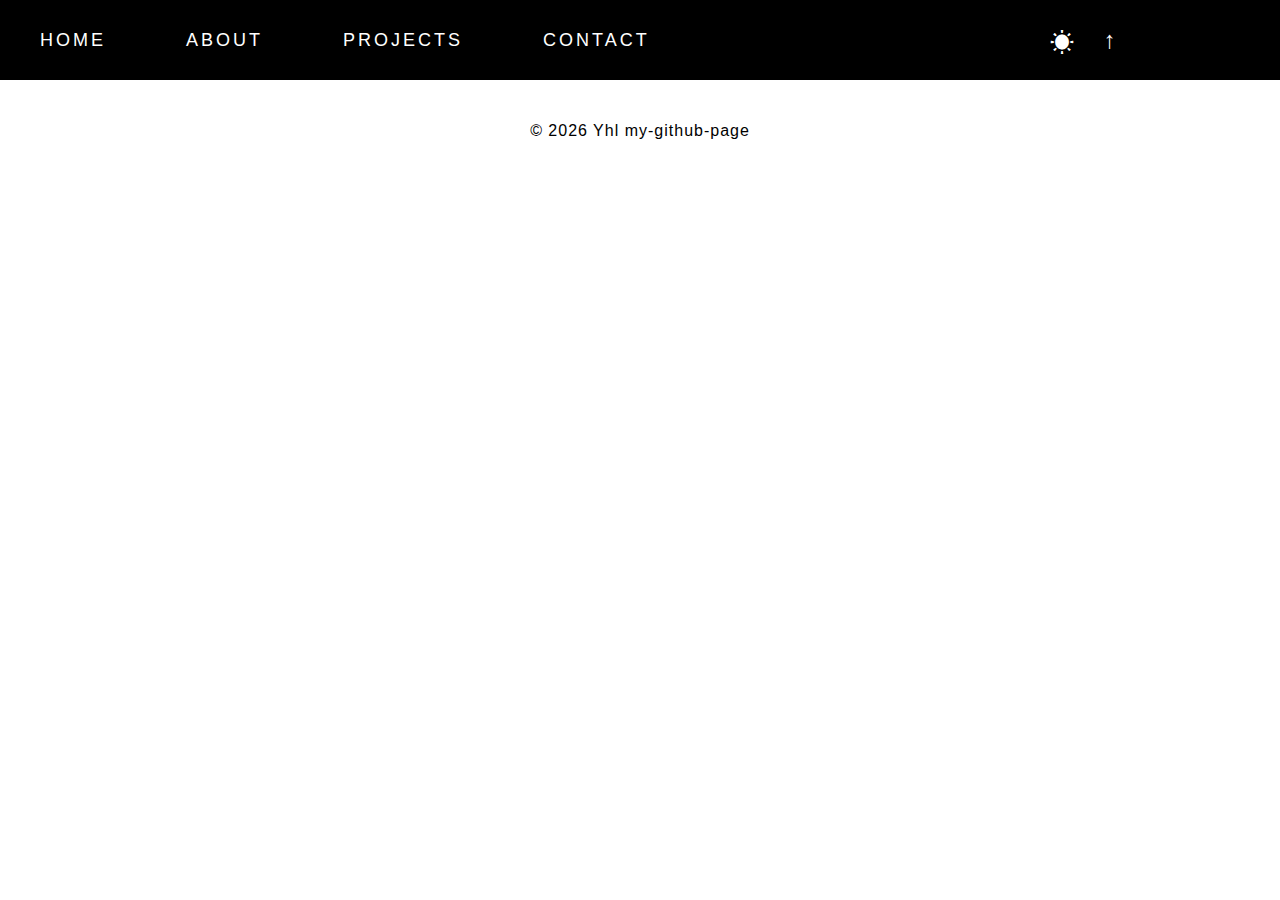
<file: index.html>
<!doctype html>
<html lang="zh-CN">
  <head>
    <meta charset="UTF-8" />
    <link rel="icon" type="image/svg+xml" href="/vite.svg" />
    <meta name="viewport" content="width=device-width, initial-scale=1.0" />
    <title>my-github-page</title>
    <script type="module" crossorigin src="/assets/index-DmXS8ceG.js"></script>
    <link rel="stylesheet" crossorigin href="/assets/index-lvUp6hus.css">
  </head>
  <body>
    <div id="root"></div>
  </body>
</html>
</file>
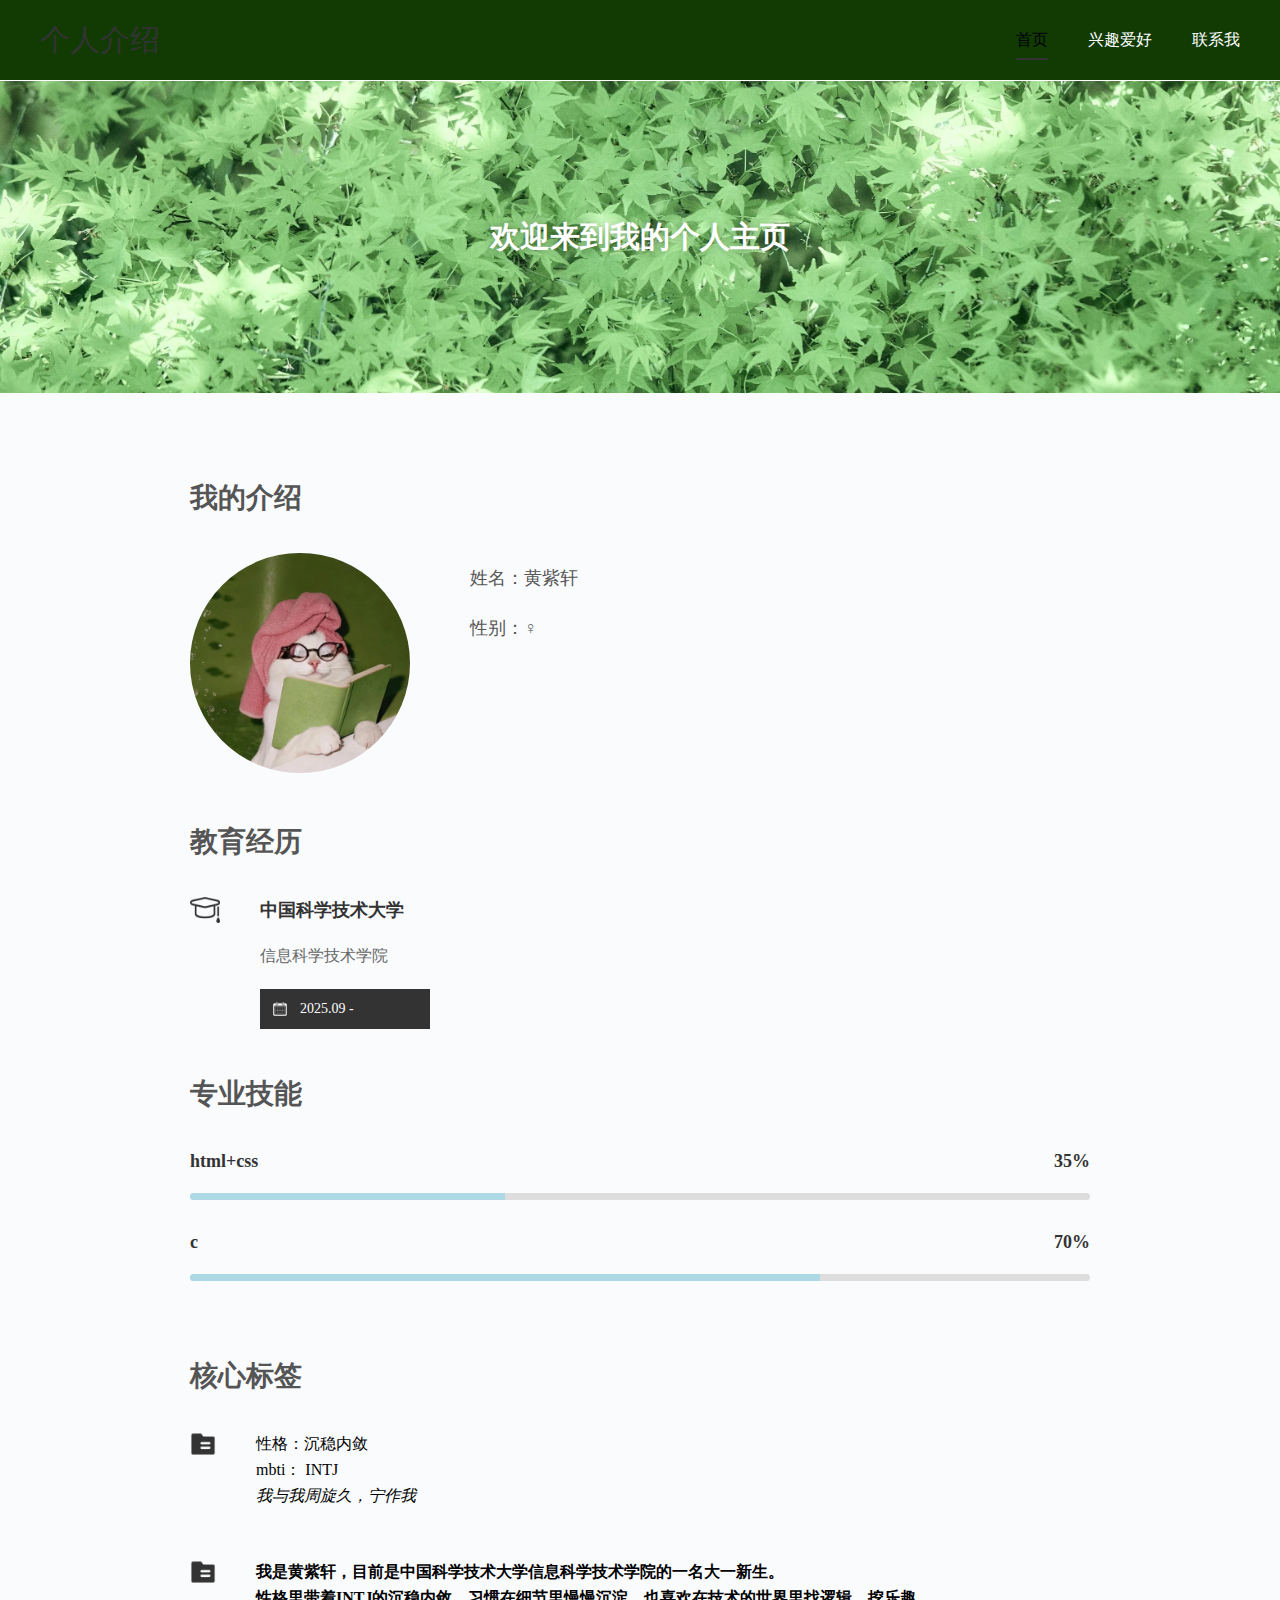
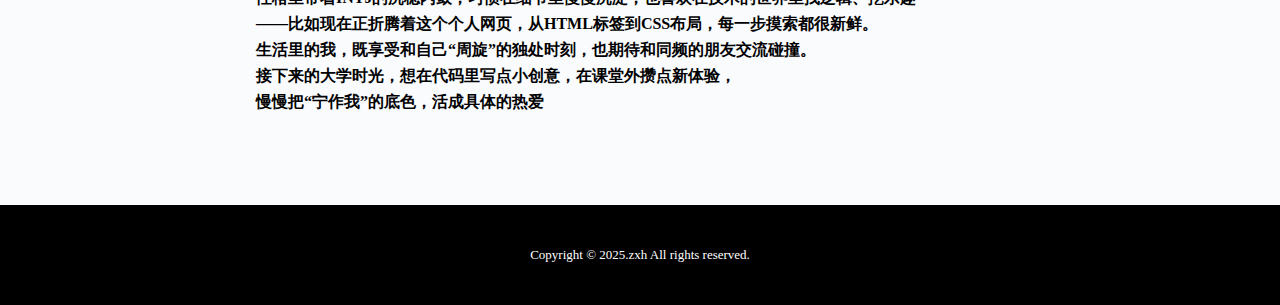
<file: members/HuangZixuan-P25061277/web-page/黄紫轩个人首页/index.html>
<!doctype html>
<html lang="en">

<head>
    <meta charset="UTF-8">
   <meta name="viewport" content="width=device-width, initial-scale=1.0">
    <title>个人介绍</title>
    <link rel="stylesheet" href="./css/index.css" />
</head>

<body>
    <!--导航-->
    <header class="header">
        <div class="nav-box">
            <span>个人介绍</span>
            <ul class="nav">
                <li><a href="/" class="on">首页</a></li>
                <li><a href="hobbies.html">兴趣爱好</a></li>
                <li><a href="concat.html">联系我</a></li>
            </ul>
        </div>
    </header>
    <!--导航end-->
    <!--banner-->
    <div class="banner">
        欢迎来到我的个人主页
    </div>
    <!--banner end-->
    <!--个人介绍-->
    <div class="introduce">
        <!--自我介绍-->
        <div class="introduce-tit">
            我的介绍
        </div>
        <div class="introduce-main">
            <div class="l">
                <img src="./img/pic.webp" width="220" />
            </div>
            <div class="r">
                <p>姓名：黄紫轩</p>
                <p>性别：♀</p>
            </div>
        </div>
        <!--自我介绍end-->
        <!--教育经历-->
        <div class="introduce-tit">
            教育经历
        </div>
        <div class="edu-box">
            <img src="./img/hat.png" width="30" height="26" />
            <div class="r-box">
                <p class="tit">中国科学技术大学</p>
                <p class="small">信息科学技术学院</p>
                <div class="time">
                    <span class="icon"></span>
                    2025.09 - 
                </div>
            </div>
        </div>
        <!--教育经历 end-->
        
        <!--专业技能-->
        <div class="introduce-tit">
            专业技能
        </div>
        <div class="skill-box">
            <div class="skill">
                <p class="tit">
                    <span>html+css</span>
                    <span>35%</span>
                </p>
                <div class="progress">
                    <div class="progress-in" style="width:35%"></div>
                </div>
            </div>
            <div class="skill">
                <p class="tit">
                    <span>c</span>
                    <span>70%</span>
                </p>
                <div class="progress">
                    <div class="progress-in" style="width
                    :70%"></div>
                </div>
            </div>
            
        </div>
        <!--专业技能end-->

        <!--核心标签-->
        <div class="introduce-tit">
            核心标签
        </div>
        <div class="work-box">
            <div class="work">
                <img src="./img/project.png" width="26" height="26" />
                <div class="r-box">
                    <p class="small"><p>性格：沉稳内敛</p>
                    <p>mbti： INTJ</p>
                    <p><em>我与我周旋久，宁作我</em></p>
                   
                </div>
            </div>
        </div>
        <div class="work-box">
            <div class="work">
                <img src="./img/project.png" width="26" height="26" />
                <div class="r-box">
                    <p class="small"><p><strong>我是黄紫轩，目前是中国科学技术大学信息科学技术学院的一名大一新生。<br>
                性格里带着INTJ的沉稳内敛，习惯在细节里慢慢沉淀，也喜欢在技术的世界里找逻辑、挖乐趣<br>
                ——比如现在正折腾着这个个人网页，从HTML标签到CSS布局，每一步摸索都很新鲜。<br>
                生活里的我，既享受和自己“周旋”的独处时刻，也期待和同频的朋友交流碰撞。<br>
                接下来的大学时光，想在代码里写点小创意，在课堂外攒点新体验，<br>
                慢慢把“宁作我”的底色，活成具体的热爱</strong></p>
                   
                </div>
            </div>
        </div>
        <!--核心标签end-->

    </div>
    <!--个人介绍end-->

    <div class="foot-box">
        Copyright © 2025.zxh All rights reserved.
    </div>
</body>

</html>
</file>
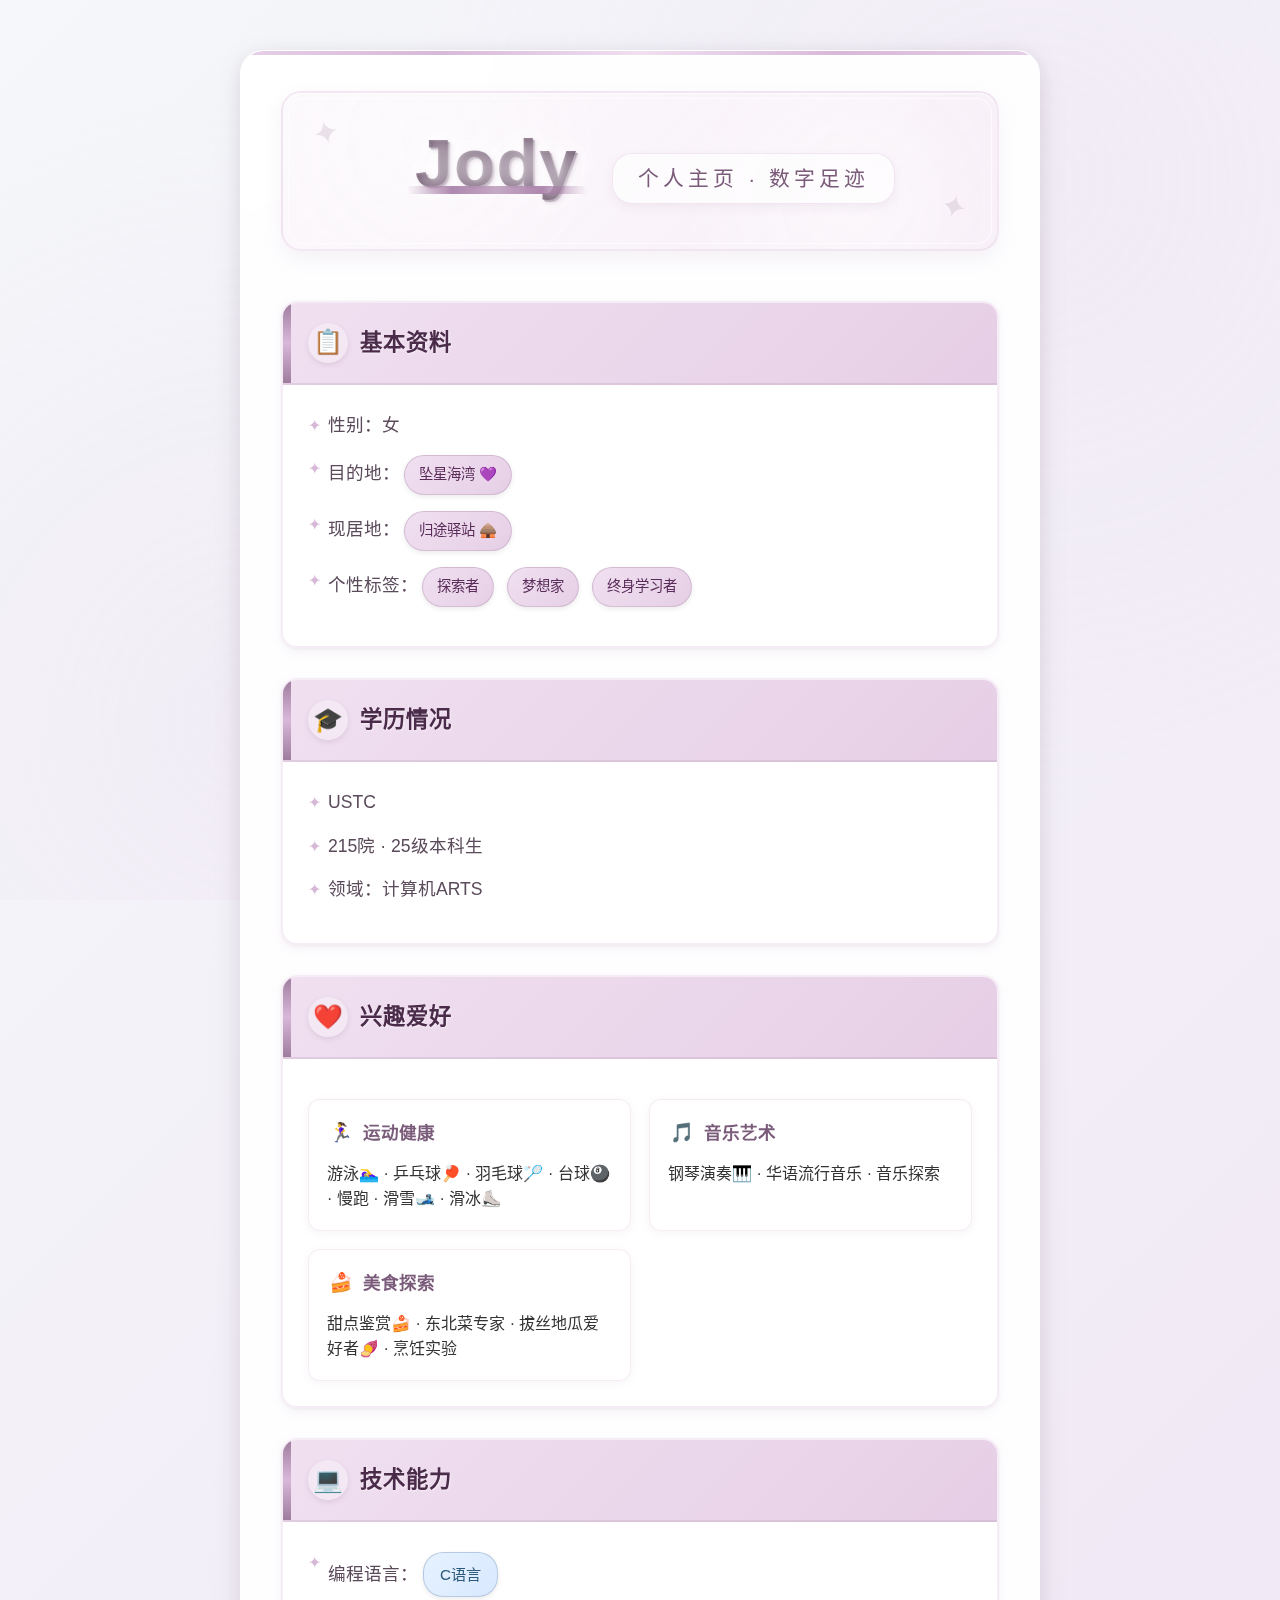
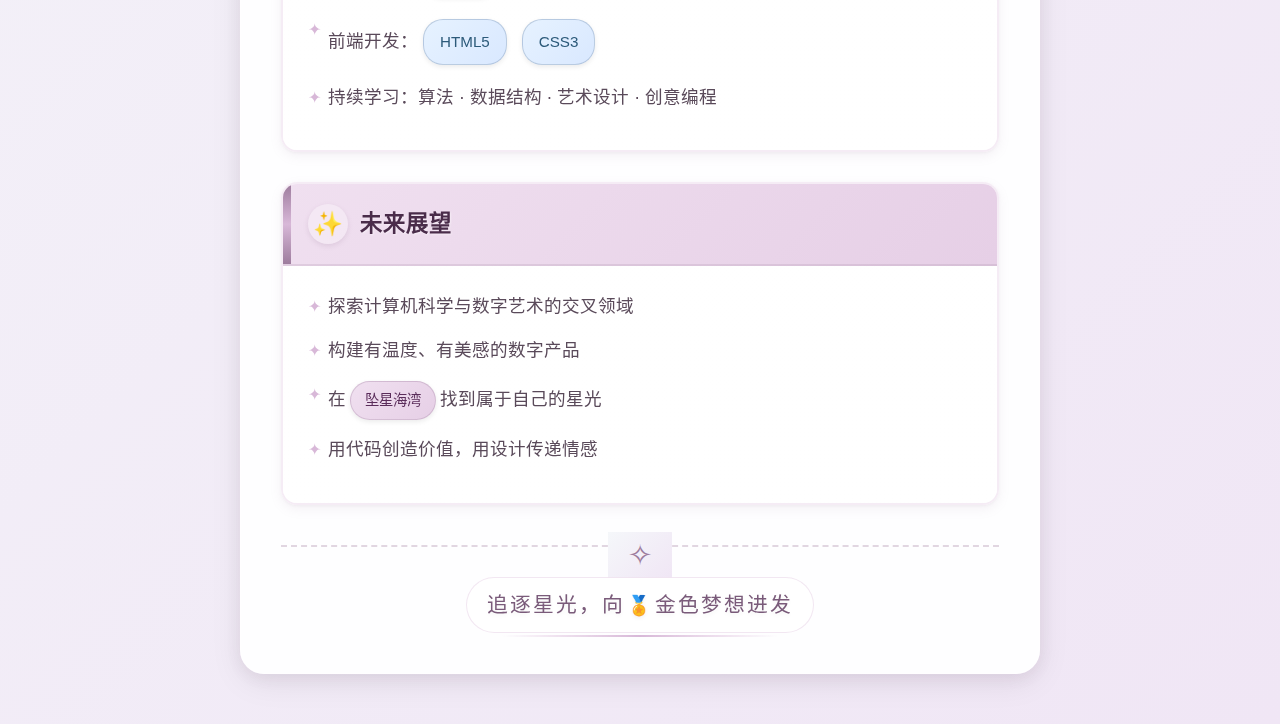
<file: resume(final).html>
<!DOCTYPE html>
<html lang="zh-CN">
<head>
    <meta charset="UTF-8">
    <meta name="viewport" content="width=device-width, initial-scale=1.0">
    <title>梁九畦 | 个人主页</title>
    <style>
        /* 全局样式重置与基础设置 */
        * {
            margin: 0;
            padding: 0;
            box-sizing: border-box;
        }

        body {
            background: linear-gradient(135deg, #f5f7fa 0%, #f0e6f5 100%);
            color: #333;
            line-height: 1.6;
            font-family: 'Segoe UI', 'Microsoft YaHei', 'PingFang SC', sans-serif;
            min-height: 100vh;
            padding: 20px;
            position: relative;
        }

        /* 添加一些装饰性背景元素 */
        body::before {
            content: "";
            position: fixed;
            top: 0;
            left: 0;
            width: 100%;
            height: 100%;
            background-image: 
                radial-gradient(circle at 20% 80%, rgba(230, 207, 230, 0.15) 0%, transparent 50%),
                radial-gradient(circle at 80% 20%, rgba(230, 207, 230, 0.15) 0%, transparent 50%);
            z-index: -1;
        }

        /* 主容器样式 */
        .container {
            max-width: 800px;
            margin: 30px auto;
            background-color: rgba(255, 255, 255, 0.92);
            backdrop-filter: blur(10px);
            padding: 40px;
            border-radius: 24px;
            box-shadow: 
                0 8px 32px rgba(0, 0, 0, 0.08),
                0 4px 16px rgba(157, 124, 157, 0.12),
                inset 0 1px 0 rgba(255, 255, 255, 0.6);
            border: 1px solid rgba(255, 255, 255, 0.3);
            position: relative;
            overflow: hidden;
        }

        /* 容器装饰边框 */
        .container::before {
            content: "";
            position: absolute;
            top: 0;
            left: 0;
            right: 0;
            height: 4px;
            background: linear-gradient(90deg, 
                #e6cfe6 0%, 
                #d8b8d8 25%, 
                #f0e0f0 50%, 
                #d8b8d8 75%, 
                #e6cfe6 100%);
        }

        /* 主标题样式 - 重新设计为更圆润饱满 */
        .header {
            text-align: center;
            margin-bottom: 50px;
            position: relative;
            padding: 30px 0;
            background: linear-gradient(135deg, rgba(240, 224, 240, 0.2), rgba(230, 207, 230, 0.3));
            border-radius: 20px;
            border: 2px solid rgba(230, 207, 230, 0.4);
            box-shadow: 
                0 8px 20px rgba(157, 124, 157, 0.1),
                inset 0 1px 1px rgba(255, 255, 255, 0.8);
            overflow: hidden;
        }

        /* 标题装饰背景 */
        .header::before {
            content: "";
            position: absolute;
            top: 0;
            left: 0;
            right: 0;
            bottom: 0;
            background-image: 
                radial-gradient(circle at 20% 30%, rgba(255, 255, 255, 0.4) 0%, transparent 30%),
                radial-gradient(circle at 80% 70%, rgba(255, 255, 255, 0.4) 0%, transparent 30%);
            z-index: 0;
        }

        /* 标题装饰边框效果 */
        .header::after {
            content: "";
            position: absolute;
            top: 5px;
            left: 5px;
            right: 5px;
            bottom: 5px;
            border: 1px solid rgba(255, 255, 255, 0.7);
            border-radius: 15px;
            pointer-events: none;
        }

        h1 {
            /* 修改：使用更深的颜色 */
            color: #3a1c3a; /* 从 #4a2c4a 调整为更深的 #3a1c3a */
            font-size: 4.2rem;
            font-weight: 700;
            letter-spacing: 1.5px;
            margin-bottom: 15px;
            position: relative;
            display: inline-block;
            text-shadow: 
                2px 2px 4px rgba(157, 124, 157, 0.2),
                0 0 20px rgba(255, 255, 255, 0.8),
                0 0 30px rgba(255, 255, 255, 0.6),
                1px 1px 0 rgba(0, 0, 0, 0.1); /* 添加轻微黑色阴影增强可读性 */
            padding: 0 30px;
            z-index: 1;
            background: linear-gradient(135deg, 
                rgba(90, 60, 90, 0.9) 0%, /* 从浅紫色调整为深紫色 */
                rgba(70, 40, 70, 0.9) 100%); /* 更深的紫色渐变 */
            -webkit-background-clip: text;
            background-clip: text;
            color: transparent;
            position: relative;
            line-height: 1.2;
            font-family: 'Arial Rounded MT Bold', 'Segoe UI', sans-serif;
        }

        /* 标题文字装饰效果 - 调整为更深的阴影 */
        h1::before {
            content: "Jody";
            position: absolute;
            top: 0;
            left: 0;
            right: 0;
            background: linear-gradient(135deg, #2a0c2a, #4a2c4a); /* 调整为更深的渐变 */
            -webkit-background-clip: text;
            background-clip: text;
            color: transparent;
            z-index: -1;
            transform: translate(2px, 2px);
            opacity: 0.5; /* 增加阴影的不透明度 */
        }

        h1::after {
            content: "";
            position: absolute;
            bottom: 10px;
            left: 50%;
            transform: translateX(-50%);
            width: 180px;
            height: 8px;
            background: linear-gradient(90deg, 
                transparent, 
                rgba(166, 124, 166, 0.9), /* 调整为更深的紫色 */
                rgba(190, 160, 190, 0.9), /* 调整为中等紫色 */
                rgba(166, 124, 166, 0.9), /* 调整为更深的紫色 */
                transparent);
            border-radius: 4px;
            z-index: 1;
        }

        .subtitle {
            color: #7a5b7a;
            font-size: 1.3rem;
            font-weight: 400;
            letter-spacing: 4px;
            text-transform: uppercase;
            position: relative;
            z-index: 1;
            padding: 0 20px;
            background: rgba(255, 255, 255, 0.7);
            display: inline-block;
            border-radius: 20px;
            padding: 8px 25px;
            margin-top: 10px;
            box-shadow: 0 4px 10px rgba(157, 124, 157, 0.1);
            border: 1px solid rgba(230, 207, 230, 0.5);
        }

        /* 标题装饰元素 */
        .title-decoration {
            position: absolute;
            z-index: 0;
            font-size: 2rem;
            color: rgba(157, 124, 157, 0.2);
        }

        .decoration-left {
            top: 15px;
            left: 30px;
            transform: rotate(-15deg);
        }

        .decoration-right {
            bottom: 15px;
            right: 30px;
            transform: rotate(15deg);
        }

        /* 板块样式 - 增强边框区分度 */
        .section {
            margin-bottom: 30px;
            border-radius: 16px;
            overflow: hidden;
            transition: transform 0.3s ease, box-shadow 0.3s ease;
            position: relative;
            border: 2px solid rgba(230, 207, 230, 0.4);
            box-shadow: 
                0 4px 12px rgba(157, 124, 157, 0.1),
                0 1px 3px rgba(157, 124, 157, 0.08);
            background-color: rgba(255, 255, 255, 0.95);
        }

        .section:hover {
            transform: translateY(-4px);
            box-shadow: 
                0 8px 25px rgba(157, 124, 157, 0.15),
                0 4px 12px rgba(157, 124, 157, 0.1);
            border-color: rgba(157, 124, 157, 0.6);
        }

        /* 板块标题 - 增强视觉区分 */
        .section-header {
            background: linear-gradient(135deg, #f0e0f0 0%, #e6cfe6 100%);
            padding: 20px 25px;
            position: relative;
            display: flex;
            align-items: center;
            gap: 12px;
            border-bottom: 2px solid rgba(157, 124, 157, 0.2);
        }

        .section-header::before {
            content: "";
            position: absolute;
            top: 0;
            left: 0;
            width: 8px;
            height: 100%;
            background: linear-gradient(to bottom, #9d7c9d, #d8b8d8, #9d7c9d);
        }

        .section-icon {
            font-size: 1.5rem;
            color: #7a5b7a;
            background: rgba(255, 255, 255, 0.3);
            padding: 8px;
            border-radius: 50%;
            width: 40px;
            height: 40px;
            display: flex;
            align-items: center;
            justify-content: center;
            box-shadow: 0 2px 5px rgba(157, 124, 157, 0.2);
        }

        .section h2 {
            color: #4a2c4a;
            font-size: 1.4rem;
            font-weight: 600;
            margin: 0;
            letter-spacing: 1px;
            text-shadow: 1px 1px 2px rgba(255, 255, 255, 0.5);
        }

        /* 内容区域 */
        .section-content {
            padding: 25px;
            background: linear-gradient(to bottom, rgba(255, 255, 255, 0.9), rgba(255, 255, 255, 0.95));
        }

        .content {
            font-size: 1.1rem;
            color: #5a4a5a;
            line-height: 1.8;
        }

        .content p {
            margin-bottom: 12px;
            position: relative;
            padding-left: 20px;
        }

        .content p::before {
            content: "✦";
            position: absolute;
            left: 0;
            color: #d8b8d8;
            font-size: 1rem;
            top: 2px;
        }

        /* 特殊标记样式 */
        .tag {
            display: inline-block;
            background: linear-gradient(135deg, #f0e0f0, #e6cfe6);
            color: #5a2c5a;
            padding: 6px 14px;
            border-radius: 20px;
            font-size: 0.9rem;
            font-weight: 500;
            margin: 2px 4px;
            border: 1px solid rgba(157, 124, 157, 0.3);
            box-shadow: 0 2px 5px rgba(0, 0, 0, 0.08);
            transition: all 0.2s ease;
        }

        .tag:hover {
            transform: translateY(-2px);
            box-shadow: 0 4px 8px rgba(157, 124, 157, 0.15);
        }

        /* 技能标签样式 */
        .skill-tag {
            display: inline-block;
            background: linear-gradient(135deg, #e6f2ff, #d9e8ff);
            color: #2c5a7a;
            padding: 8px 16px;
            border-radius: 20px;
            font-size: 0.95rem;
            font-weight: 500;
            margin: 5px;
            border: 1px solid rgba(92, 124, 157, 0.3);
            box-shadow: 0 2px 5px rgba(0, 0, 0, 0.08);
            transition: all 0.3s ease;
        }

        .skill-tag:hover {
            transform: translateY(-3px);
            box-shadow: 0 6px 12px rgba(92, 124, 157, 0.2);
        }

        /* 兴趣爱好网格 */
        .hobby-grid {
            display: grid;
            grid-template-columns: repeat(auto-fit, minmax(250px, 1fr));
            gap: 18px;
            margin-top: 15px;
        }

        .hobby-category {
            background: rgba(255, 255, 255, 0.9);
            padding: 18px;
            border-radius: 12px;
            border: 1px solid rgba(230, 207, 230, 0.4);
            box-shadow: 0 2px 8px rgba(157, 124, 157, 0.08);
            transition: all 0.3s ease;
        }

        .hobby-category:hover {
            transform: translateY(-3px);
            box-shadow: 0 5px 15px rgba(157, 124, 157, 0.12);
            border-color: rgba(157, 124, 157, 0.5);
        }

        .hobby-category h3 {
            color: #7a5b7a;
            font-size: 1.1rem;
            margin-bottom: 12px;
            font-weight: 600;
            display: flex;
            align-items: center;
            gap: 8px;
        }

        /* 底部激励语 */
        .footer {
            text-align: center;
            margin-top: 40px;
            padding-top: 30px;
            border-top: 2px dashed rgba(157, 124, 157, 0.3);
            position: relative;
        }

        .footer::before {
            content: "✧";
            position: absolute;
            top: -15px;
            left: 50%;
            transform: translateX(-50%);
            background: linear-gradient(135deg, #f5f7fa 0%, #f0e6f5 100%);
            padding: 0 20px;
            color: #9d7c9d;
            font-size: 1.8rem;
        }

        .footer p {
            color: #7a5b7a;
            font-size: 1.3rem;
            font-weight: 500;
            letter-spacing: 2px;
            text-shadow: 0 2px 4px rgba(0, 0, 0, 0.05);
            position: relative;
            display: inline-block;
            padding: 10px 20px;
            border-radius: 30px;
            background: rgba(255, 255, 255, 0.7);
            border: 1px solid rgba(230, 207, 230, 0.5);
        }

        .footer p::after {
            content: "";
            position: absolute;
            bottom: -5px;
            left: 10%;
            width: 80%;
            height: 2px;
            background: linear-gradient(90deg, transparent, #d8b8d8, transparent);
        }

        /* 装饰性emoji */
        .emoji {
            font-size: 1.2rem;
            margin: 0 2px;
            animation: float 3s ease-in-out infinite;
        }

        @keyframes float {
            0%, 100% { transform: translateY(0); }
            50% { transform: translateY(-5px); }
        }

        /* 为每个section添加序号标记 */
        .section-counter {
            position: absolute;
            top: 15px;
            right: 20px;
            background: rgba(157, 124, 157, 0.1);
            color: #7a5b7a;
            width: 30px;
            height: 30px;
            border-radius: 50%;
            display: flex;
            align-items: center;
            justify-content: center;
            font-size: 0.9rem;
            font-weight: 600;
            border: 1px solid rgba(157, 124, 157, 0.3);
        }

        /* 响应式适配 */
        @media (max-width: 768px) {
            .container {
                max-width: 95%;
                padding: 25px;
                margin: 15px auto;
            }
            
            h1 {
                font-size: 3.2rem;
                padding: 0 15px;
            }
            
            h1::after {
                width: 140px;
            }
            
            .subtitle {
                font-size: 1.1rem;
                letter-spacing: 3px;
                padding: 6px 15px;
            }
            
            .header {
                padding: 20px 0;
                margin-bottom: 35px;
            }
            
            .decoration-left, .decoration-right {
                display: none;
            }
            
            .section-header {
                padding: 15px 20px;
            }
            
            .section-content {
                padding: 20px;
            }
            
            .hobby-grid {
                grid-template-columns: 1fr;
            }
            
            .footer p {
                font-size: 1.1rem;
            }
            
            .section-counter {
                top: 10px;
                right: 15px;
                width: 25px;
                height: 25px;
                font-size: 0.8rem;
            }
        }

        @media (max-width: 480px) {
            body {
                padding: 10px;
            }
            
            .container {
                padding: 20px;
            }
            
            h1 {
                font-size: 2.5rem;
                padding: 0 10px;
            }
            
            h1::after {
                width: 120px;
                height: 6px;
                bottom: 8px;
            }
            
            .subtitle {
                font-size: 1rem;
                letter-spacing: 2px;
                padding: 5px 12px;
            }
            
            .header {
                padding: 15px 0;
                margin-bottom: 30px;
            }
            
            .section h2 {
                font-size: 1.2rem;
            }
            
            .content {
                font-size: 1rem;
            }
            
            .hobby-category {
                padding: 15px;
            }
            
            .section-counter {
                display: none;
            }
        }
    </style>
</head>
<body>
    <div class="container">
        <!-- 标题区域 - 重新设计 -->
        <div class="header">
            <!-- 装饰元素 -->
            <div class="title-decoration decoration-left">✦</div>
            <div class="title-decoration decoration-right">✦</div>
            
            <h1>Jody</h1>
            <div class="subtitle">个人主页 · 数字足迹</div>
        </div>

        <!-- 基本资料 -->
        <div class="section">
            <div class="section-counter">01</div>
            <div class="section-header">
                <div class="section-icon">📋</div>
                <h2>基本资料</h2>
            </div>
            <div class="section-content">
                <div class="content">
                    <p>性别：女</p>
                    <p>目的地：<span class="tag">坠星海湾 💜</span></p>
                    <p>现居地：<span class="tag">归途驿站 🛖</span></p>
                    <p>个性标签：<span class="tag">探索者</span> <span class="tag">梦想家</span> <span class="tag">终身学习者</span></p>
                </div>
            </div>
        </div>

        <!-- 学历情况 -->
        <div class="section">
            <div class="section-counter">02</div>
            <div class="section-header">
                <div class="section-icon">🎓</div>
                <h2>学历情况</h2>
            </div>
            <div class="section-content">
                <div class="content">
                    <p>USTC</p>
                    <p>215院 · 25级本科生</p>
                    <p>领域：计算机ARTS</p>
                </div>
            </div>
        </div>

        <!-- 兴趣爱好 -->
        <div class="section">
            <div class="section-counter">03</div>
            <div class="section-header">
                <div class="section-icon">❤️</div>
                <h2>兴趣爱好</h2>
            </div>
            <div class="section-content">
                <div class="hobby-grid">
                    <div class="hobby-category">
                        <h3><span class="emoji">🏃‍♀️</span> 运动健康</h3>
                        <p>游泳🏊‍♀️ · 乒乓球🏓 · 羽毛球🏸 · 台球🎱 · 慢跑 · 滑雪🎿 · 滑冰⛸️</p>
                    </div>
                    <div class="hobby-category">
                        <h3><span class="emoji">🎵</span> 音乐艺术</h3>
                        <p>钢琴演奏🎹 · 华语流行音乐 · 音乐探索</p>
                    </div>
                    <div class="hobby-category">
                        <h3><span class="emoji">🍰</span> 美食探索</h3>
                        <p>甜点鉴赏🍰 · 东北菜专家 · 拔丝地瓜爱好者🍠 · 烹饪实验</p>
                    </div>
                </div>
            </div>
        </div>

        <!-- 技术能力 -->
        <div class="section">
            <div class="section-counter">04</div>
            <div class="section-header">
                <div class="section-icon">💻</div>
                <h2>技术能力</h2>
            </div>
            <div class="section-content">
                <div class="content">
                    <p>编程语言：<span class="skill-tag">C语言</span></p>
                    <p>前端开发：<span class="skill-tag">HTML5</span> <span class="skill-tag">CSS3</span></p>
                    <p>持续学习：算法 · 数据结构 · 艺术设计 · 创意编程</p>
                </div>
            </div>
        </div>

        <!-- 未来展望 -->
        <div class="section">
            <div class="section-counter">05</div>
            <div class="section-header">
                <div class="section-icon">✨</div>
                <h2>未来展望</h2>
            </div>
            <div class="section-content">
                <div class="content">
                    <p>探索计算机科学与数字艺术的交叉领域</p>
                    <p>构建有温度、有美感的数字产品</p>
                    <p>在<span class="tag">坠星海湾</span>找到属于自己的星光</p>
                    <p>用代码创造价值，用设计传递情感</p>
                </div>
            </div>
        </div>

        <!-- 底部激励语 -->
        <div class="footer">
            <p>追逐星光，向<span class="emoji">🏅</span>金色梦想进发</p>
        </div>
    </div>
</body>
</html>
</file>
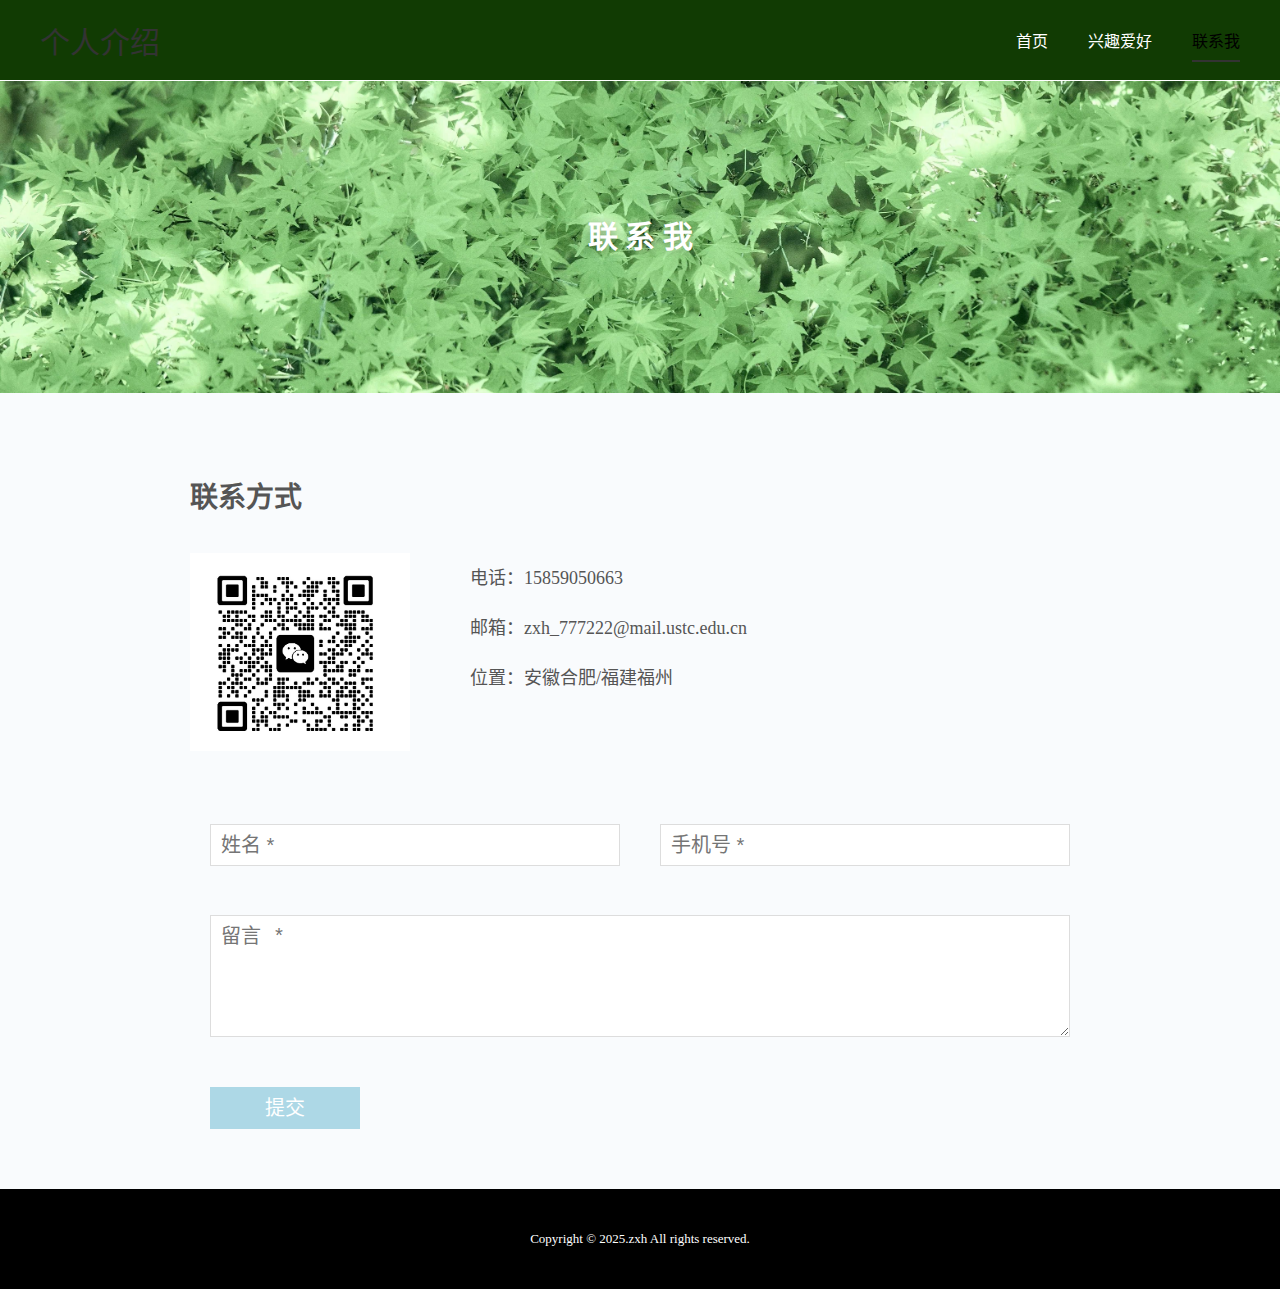
<file: members/HuangZixuan-P25061277/web-page/黄紫轩个人首页/concat.html>
<!doctype html>
<html lang="zh-CN">

<head>
    <meta charset="UTF-8">
    <meta name="viewport" content="width=device-width, initial-scale=1.0">
    <title>联系我</title>
    <link rel="stylesheet" href="./css/index.css" />
</head>

<body>
    <!--导航-->
    <header class="header">
        <div class="nav-box">
            <span>个人介绍</span>
            <ul class="nav">
                <li><a href="index.html">首页</a></li>
                <li><a href="hobbies.html">兴趣爱好</a></li>
                <li><a href="concat.html" class="on">联系我</a></li>
            </ul>
        </div>
    </header>
    <!--导航end-->
    <!--banner-->
    <div class="banner">
        联 系 我
    </div>
    <!--banner end-->
    <!--个人介绍-->
    <div class="introduce">
        <!--自我介绍-->
        <div class="introduce-tit">
            联系方式
        </div>
        <div class="introduce-main">
            <div class="l">
                <img src="./img/code.jpg" width="220" class="code" />
            </div>
            <div class="r">
                <p>电话：15859050663</p>
                <p>邮箱：zxh_777222@mail.ustc.edu.cn</p>
                <p>位置：安徽合肥/福建福州</p>
            </div>
        </div>
        <!--自我介绍end-->

        <!--表单-->
        <form class="myform" method="post" action="#">
            <div class="inp-box">
                <input type="text" name="name" class="inp" placeholder="姓名 *"/>
                <input type="text" name="mobile" class="inp" placeholder="手机号 *"/>
            </div>
            <div class="inp-box">
                <textarea class="msg" name="message" placeholder="留言 *"></textarea>
            </div>
            <button class="but" type="submit">提交</button>
        </form>
        <!--表单end-->



    </div>
    <!--个人介绍end-->

    <div class="foot-box">
        Copyright © 2025.zxh All rights reserved.
    </div>
</body>

</html>
</file>
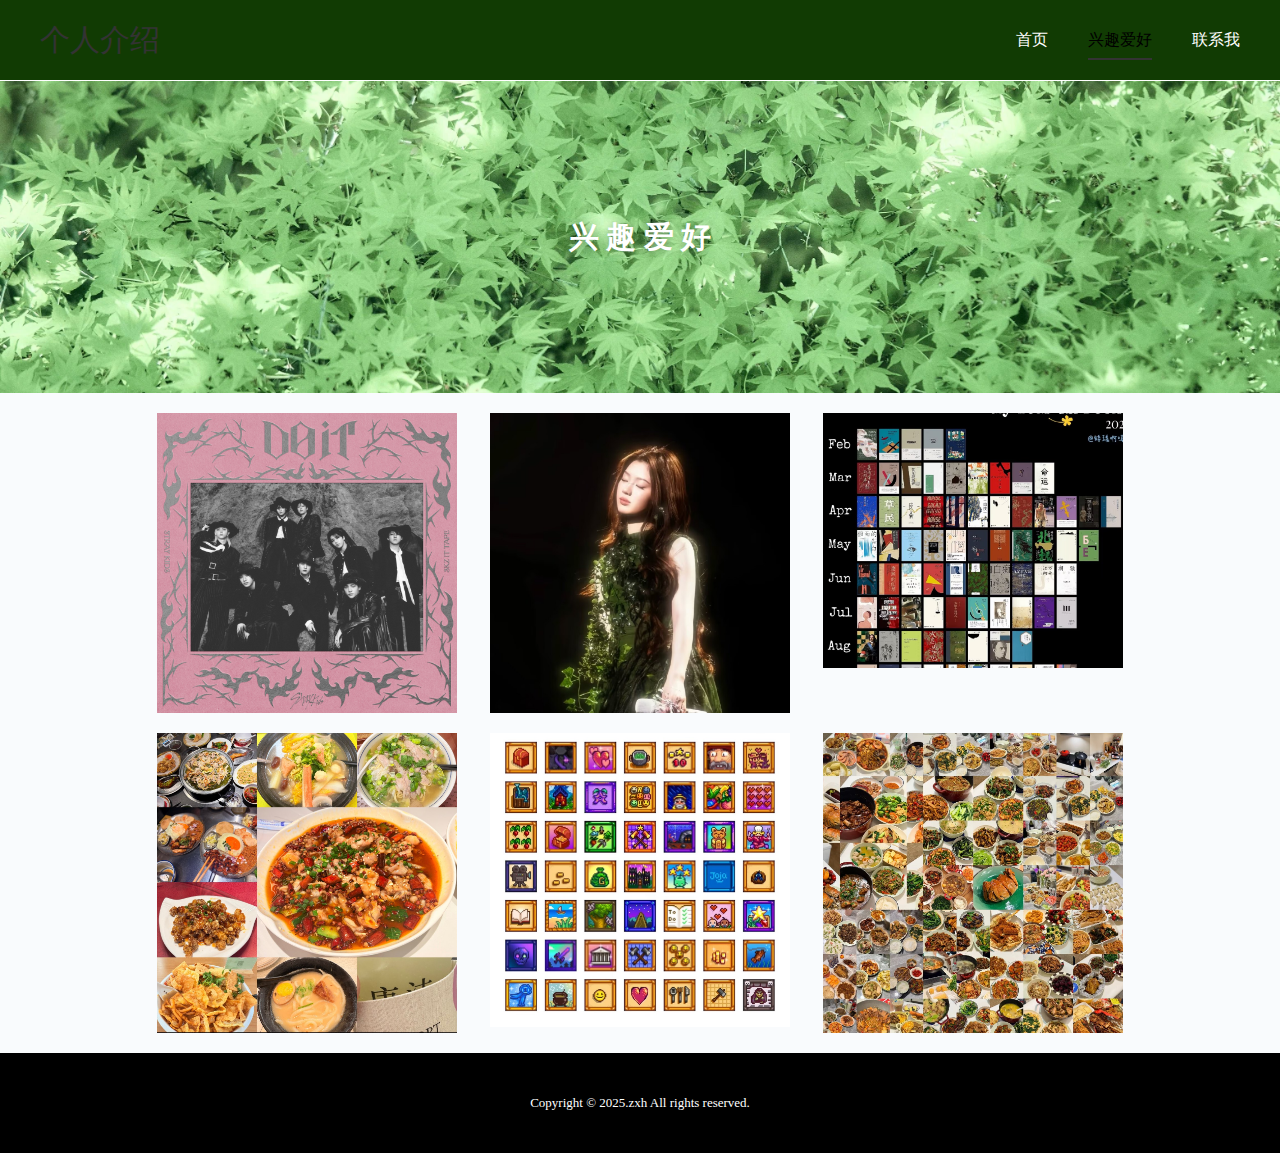
<file: members/HuangZixuan-P25061277/web-page/黄紫轩个人首页/hobbies.html>
<!doctype html>
<html lang="en">

<head>
    <meta charset="UTF-8">
    <meta name="viewport" content="width=device-width, initial-scale=1.0">
    <title>兴趣爱好</title>
    <link rel="stylesheet" href="./css/index.css" />
</head>

<body>
    <!--导航-->
    <header class="header">
        <div class="nav-box">
            <span>个人介绍</span>
            <ul class="nav">
                <li><a href="index.html">首页</a></li>
                <li><a href="hobbies.html" class="on">兴趣爱好</a></li>
                <li><a href="concat.html">联系我</a></li>
            </ul>
        </div>
    </header>
    <!--导航end-->
    <!--banner-->
    <div class="banner">
        兴 趣 爱 好
    </div>
    <!--banner end-->
    <!--个人介绍-->
    <div class="main-box">
        <div class="flex-box">
            <div class="block">
                <div class="desc">
                    Kpop
                </div>
                <img class="pic" src="./img/1.png" width="300" />
            </div>
            <div class="block">
                <div class="desc">华语</div>
                <img class="pic" src="./img/2.png" width="300" />
            </div>
            <div class="block">
                <div class="desc">阅读</div>
                <img class="pic" src="./img/3.png" width="300" />
            </div>
        </div>
        <div class="flex-box">
            <div class="block">
                <div class="desc">美食</div>
                <img class="pic" src="./img/4.png" width="300" />
            </div>
            <div class="block">
                <div class="desc">⭐</div>
                <img class="pic" src="./img/5.png" width="300" />
            </div>
            <div class="block">
                <div class="desc">烹饪</div>
                <img class="pic" src="./img/6.png" width="300" />
            </div>
        </div>

   



    </div>
    <!--个人介绍end-->

    <div class="foot-box">
        Copyright © 2025.zxh All rights reserved.
    </div>
</body>

</html>
</file>
<file: assets/index-lvUp6hus.css>
.header{color:#fff;z-index:1000;background:#000;grid-template-columns:1fr auto 1fr;align-items:center;width:100%;height:80px;padding:0 40px;display:grid;position:fixed;top:0;left:0}.nav{gap:80px;display:flex}.nav a{letter-spacing:3px;text-transform:uppercase;color:inherit;font-size:18px;text-decoration:none;position:relative}.nav a:after{content:"";background:currentColor;width:0%;height:1px;transition:width .3s;position:absolute;bottom:-6px;left:0}.nav a:hover:after{width:100%}.actions{gap:30px;padding-left:400px;display:flex}.icon-btn{color:#fff;cursor:pointer;background:0 0;border:none;font-size:24px;transition:transform .3s,opacity .3s}.icon-btn:hover{opacity:.8;transform:translateY(-4px)scale(1.1)}@media (width<=1024px){.header{padding:0 20px}.nav{gap:40px}.actions{padding-left:200px}}@media (width<=768px){.header{grid-template-columns:1fr auto;height:70px}.nav{justify-content:flex-start;gap:20px}.nav a{letter-spacing:1px;font-size:14px}.actions{gap:15px;padding-left:0}.icon-btn{font-size:20px}}.hero{background-image:url(/assets/beijing-CnYKxPRl.jpg);background-position:50%;background-repeat:no-repeat;background-size:cover;width:100%;height:100vh;padding-left:10%}.hero-left{flex:1;max-width:600px}.hero-line{background:#5b5df0;width:60px;height:2px;margin-bottom:20px;display:inline-block}.h3-hero{color:#5b5df0;letter-spacing:2px;margin-bottom:10px;font-size:28px}.h2-hero{margin-bottom:10px;font-size:32px;font-weight:500}.h1-hero{margin-bottom:20px;font-size:72px;font-weight:800;line-height:1.1}.p-hero{color:#666;font-size:20px;line-height:1.6}.hero-left>*{opacity:0;animation:.8s forwards fadeUp;transform:translateY(40px)}.hero-line{animation-delay:.1s}.h3-hero{animation-delay:.5s}.h2-hero{animation-delay:1s}.h1-hero{animation-delay:1.5s}.p-hero{animation-delay:2.5s}.hero{position:relative}body.dark .hero:before{content:"";z-index:0;background:linear-gradient(120deg,#0f172a 0% 30%,#2a3a57 100%);position:absolute;inset:0}.hero>*{z-index:1;position:relative}@keyframes fadeUp{to{opacity:1;transform:translateY(0)}}.my-image{object-fit:cover;opacity:0;border-radius:20px;width:80%;height:auto;margin:120px auto;transition:all .8s cubic-bezier(.22,1,.36,1);display:block;transform:translateY(60px)}.my-image.visible{opacity:1;transform:translateY(0)}.about-page{background:linear-gradient(#fff 0%,#f2f4f8 100%);grid-template-columns:1fr 1fr;align-items:center;min-height:100vh;padding:120px 10%;transition:background .4s;display:grid}body.dark .about-page{background:#0f172a}.about-left{justify-content:center;display:flex}.about-title{color:var(--text-color);opacity:0;font-size:56px;font-weight:600;line-height:1.2;animation:1s cubic-bezier(.22,1,.36,1) forwards slideInLeft;transform:translate(-80px)}.about-right{justify-content:center;display:flex}.about-text{max-width:500px;color:var(--text-secondary);opacity:0;font-size:18px;line-height:1.9;animation:1s cubic-bezier(.22,1,.36,1) .3s forwards slideInRight;transform:translate(80px)}@keyframes slideInLeft{to{opacity:1;transform:translate(0)}}@keyframes slideInRight{to{opacity:1;transform:translate(0)}}@media (width<=768px){.about-page{text-align:center;grid-template-columns:1fr;gap:40px}.about-title{font-size:36px}.about-text{max-width:100%}}.projects-page{background:linear-gradient(#fff,#f4f7fb);flex-direction:column;gap:60px;min-height:100vh;padding:120px 10%;transition:background .4s;display:flex}body.dark .projects-page{background:#0f172a}.project-card{opacity:0;background:#fff;border-radius:20px;padding:50px;transition:transform .3s,box-shadow .3s,background .3s;animation:1s cubic-bezier(.22,1,.36,1) forwards fadeUp;transform:translateY(60px);box-shadow:0 20px 40px #0000000d}body.dark .project-card{background:#1e293b;box-shadow:0 20px 40px #0006}.project-card:hover{transform:translateY(-8px);box-shadow:0 30px 60px #00000014}body.dark .project-card:hover{box-shadow:0 30px 60px #0009}.project-card h2{color:var(--text-color);margin-bottom:20px;font-size:28px;font-weight:600}.project-card p{color:var(--text-secondary);font-size:16px;line-height:1.8}@media (width<=768px){.project-card{padding:30px}.project-card h2{font-size:22px}}.contact-page{background:linear-gradient(135deg,#f8fafc,#edf2f7);align-items:center;min-height:100vh;padding:120px 10%;transition:background .4s;display:flex;position:relative;overflow:hidden}body.dark .contact-page{background:#0f172a}.contact-page:after{content:"如何联系我？";white-space:nowrap;color:#0000000a;pointer-events:none;z-index:0;font-size:120px;font-weight:700;transition:color .4s;position:absolute;top:50%;right:5%;transform:translateY(-50%)}body.dark .contact-page:after{color:#ffffff0d}.contact-list{z-index:1;flex-direction:column;gap:40px;display:flex;position:relative}.contact-item a{color:var(--text-color);font-size:28px;font-weight:500;text-decoration:none;transition:all .3s}.contact-item a:hover{color:#a100e6;transform:translate(8px)}@media (width<=1024px){.contact-page:after{font-size:80px}}@media (width<=768px){.contact-page{padding:100px 6%}.contact-page:after{display:none}.contact-item a{font-size:22px}}.footer{background:var(--bg-color);color:var(--text-secondary);letter-spacing:1px;border-top:1px solid #0000000d;justify-content:center;align-items:center;padding:40px 0;font-size:14px;transition:background .3s,border-color .3s,color .3s;display:flex}body.dark .footer{border-top:1px solid #ffffff14}*{box-sizing:border-box;margin:0;padding:0}html,body{height:100%}img{max-width:100%;display:block}a{color:inherit;text-decoration:none}:root{--section-padding:120px 10%;--container-offset:120px;--transition:.3s ease}body.dark{--bg-color:#0f172a;--text-color:#f1f5f9;--text-secondary:#cbd5e1}body{background:var(--bg-color);color:var(--text-color);transition:background var(--transition), color var(--transition);font-family:-apple-system,BlinkMacSystemFont,Segoe UI,Arial,sans-serif;line-height:1.6}.container{padding-top:6%}section{padding:var(--section-padding);position:relative}h1{font-size:48px;font-weight:600}h2{font-size:28px;font-weight:600}p{color:var(--text-secondary);transition:color var(--transition);font-size:16px}body,section,.header,button{transition:background var(--transition), color var(--transition), border-color var(--transition)}@media (width<=1024px){:root{--section-padding:100px 8%}h1{font-size:40px}}@media (width<=768px){:root{--section-padding:80px 6%;--container-offset:100px}h1{font-size:32px}h2{font-size:22px}p{font-size:14px}}
</file>
<file: members/HuangZixuan-P25061277/web-page/黄紫轩个人首页/css/index.css>
* {
    margin: 0;
    padding: 0;
}

ul {
    list-style: none;
}

a {
    color: #ffffff;
    text-decoration: none;
}

body {
    background: #f9fbfd;
    min-width: 1200px;
}

.header {
    height: 80px;   
    width: 100%;
    background:  #113b03;
    color:#fff
;
    border-bottom: 1px solid #ffffff;
}

.nav-box {
    width: 1200px;
    margin: 0 auto;
    display: flex;
    height: 40px;
    padding-top: 20px;
    align-items: center;
    justify-content: space-between;
    font-size: 30px;
    color: #333;
}

.nav-box .nav {
    display: flex;
    font-size: 16px;
    color: #555;
}

.nav-box .nav li {
    padding-left: 40px;
}

.nav-box .nav a.on,
.nav-box .nav a:hover {
    color: #000;
    padding-bottom: 10px;
    border-bottom: 2px solid #333;
}

.banner {
    width: 100%;
    margin: 0 auto;
    background: url(../img/banner.webp) no-repeat center center;
    background-size: 100%;
    height: 312px;
    text-align: center;
    line-height: 312px;
    color: #fff;
    font-size: 30px;
    font-weight: bold;
    text-shadow: 0 0 10px rgba(0, 0, 0, 0.3);
}

.introduce {
    width: 900px;
    margin: 0 auto;
    padding: 40px 0;

}

.introduce-tit {
    line-height: 50px;
    font-size: 28px;
    font-weight: 600;
    padding-bottom: 30px;
    padding-top: 40px;
    color: #555;
}

.introduce-main {
    display: flex;
}

.introduce-main .l {
    margin-right: 60px;
}

.introduce .l img {
    border-radius: 50%;
}

.introduce-main .r {
    line-height: 50px;
    font-size: 18px;
    color: #555;
}

.edu-box,
.work {
    display: flex;
    width: 100%;
}

.work {
    margin-bottom: 50px;
}

.r-box {
    margin-left: 40px;
    line-height: 26px;

}

.r-box .tit {
    font-size: 18px;
    color: #333;
    font-weight: 600;
    padding-bottom: 20px;
}

.r-box .small {
    font-size: 16px;
    color: #666;
}

.r-box .time {
    height: 40px;
    width: 170px;
    line-height: 40px;
    background: #333;
    color: #fff;
    font-size: 14px;
    margin-top: 20px;
    display: flex;
}

.r-box .time .icon {
    width: 40px;
    height: 40px;
    background: url(../img/date.png) no-repeat center center;
    background-size: 14px;
}

.skill {
    width: 100%;
    margin-bottom: 30px;
}

.skill .tit {
    font-size: 18px;
    line-height: 24px;
    margin-bottom: 20px;
    font-weight: 600;
    color: #333;
    display: flex;
    justify-content: space-between;
}

.progress {
    width: 100%;
    height: 7px;
    border-radius: 7px;
    background: #ddd;
    position: relative;
    overflow: hidden;
}

.progress-in {
    position: absolute;
    height: 7px;
    left: 0;
    top: 0;
    background: lightblue;
}

.foot-box {
    width: 100%;
    height: 100px;
    line-height: 100px;
    text-align: center;
    font-size: 13px;
    background: #000;
    color: #fff;
}

.introduce .l img.code {
    border-radius: 0;
}

.myform {
    margin-top: 50px;
}

.inp-box {
    width: 100%;
    display: flex;
    min-height: 80px;
    align-items: center;
    justify-content: space-between;
    margin-bottom: 30px;
}

.inp {
    flex: 1;
    height: 40px;
    text-indent: 10px;
    border: 1px solid #ddd;
    font-size: 20px;
    margin: 0 20px;
}

.msg {
    flex: 1;
    margin: 0 20px;
    border: 1px solid #ddd;
    text-indent: 10px;
    line-height: 24px;
    padding: 10px 0;
    font-size: 20px;
    min-height: 100px;
}

.but {
    margin: 20px;
    width: 150px;
    height: 42px;
    line-height: 42px;
    border: none;
    color: #fff;
    text-align: center;
    background: lightblue;
    cursor: pointer;
    font-size: 20px
}

.but:hover {
    opacity: 0.8;
}

.main-box {
    width: 1000px;
    margin: 20px auto;
}

.flex-box {
    width: 100%;
    display: flex;
    align-items: center;
    justify-content: space-around;
    margin-bottom: 20px;
}

.block {
    width: 300px;
    height: 300px;
    overflow: hidden;
    position: relative;
}

.desc {
    position: absolute;
    z-index: 3;
    opacity: 0;
    top: 0;
    left: 0;
    width: 100%;
    bottom: 0;
    cursor: pointer;
    background: rgba(0, 0, 0, 0.5);
    transition: opacity 0.5s ease-in;
    color: #fff;
    font-size: 17px;
    font-weight: 600;
    text-align: center;
    line-height: 300px;
    letter-spacing: 4px;
}

.block:hover .desc {
    opacity: 1;
}

.block .pic {
    transition: all 0.3s ease-in;
}

.block:hover img {
    transform: scale(1.2);
}

/* 移动端适配 */

@media screen and (max-width: 1199px) {
    body{
        min-width: 100%;
    }
    .nav-box {
        width:100%;
    }
    .nav-box span{
        display: none;
    }
    .banner{
        width:100%;
        height: 152px;
        line-height: 152px;
        font-size: 18px;
    }
    .introduce {
        width:90%;
        margin:0 auto;
    }
    .introduce .l img{
        width:120px;
    }
    .main-box {
        width:100%;
        box-sizing: border-box;
        padding:0 20px;
    }
    .inp-box {
        flex-wrap: wrap;
    }
    .inp-box input{
        margin-bottom:20px;
    }
    .flex-box {
        flex-wrap: wrap;
    }
    .block{
        width:150px;
        height: 150px;
        line-height: 150px;
        margin-bottom:20px;
    }
    .desc{
        line-height: 150px;
        font-size: 11px;
    }
    .introduce-tit {
        font-size:18px;
    }
}
</file>
